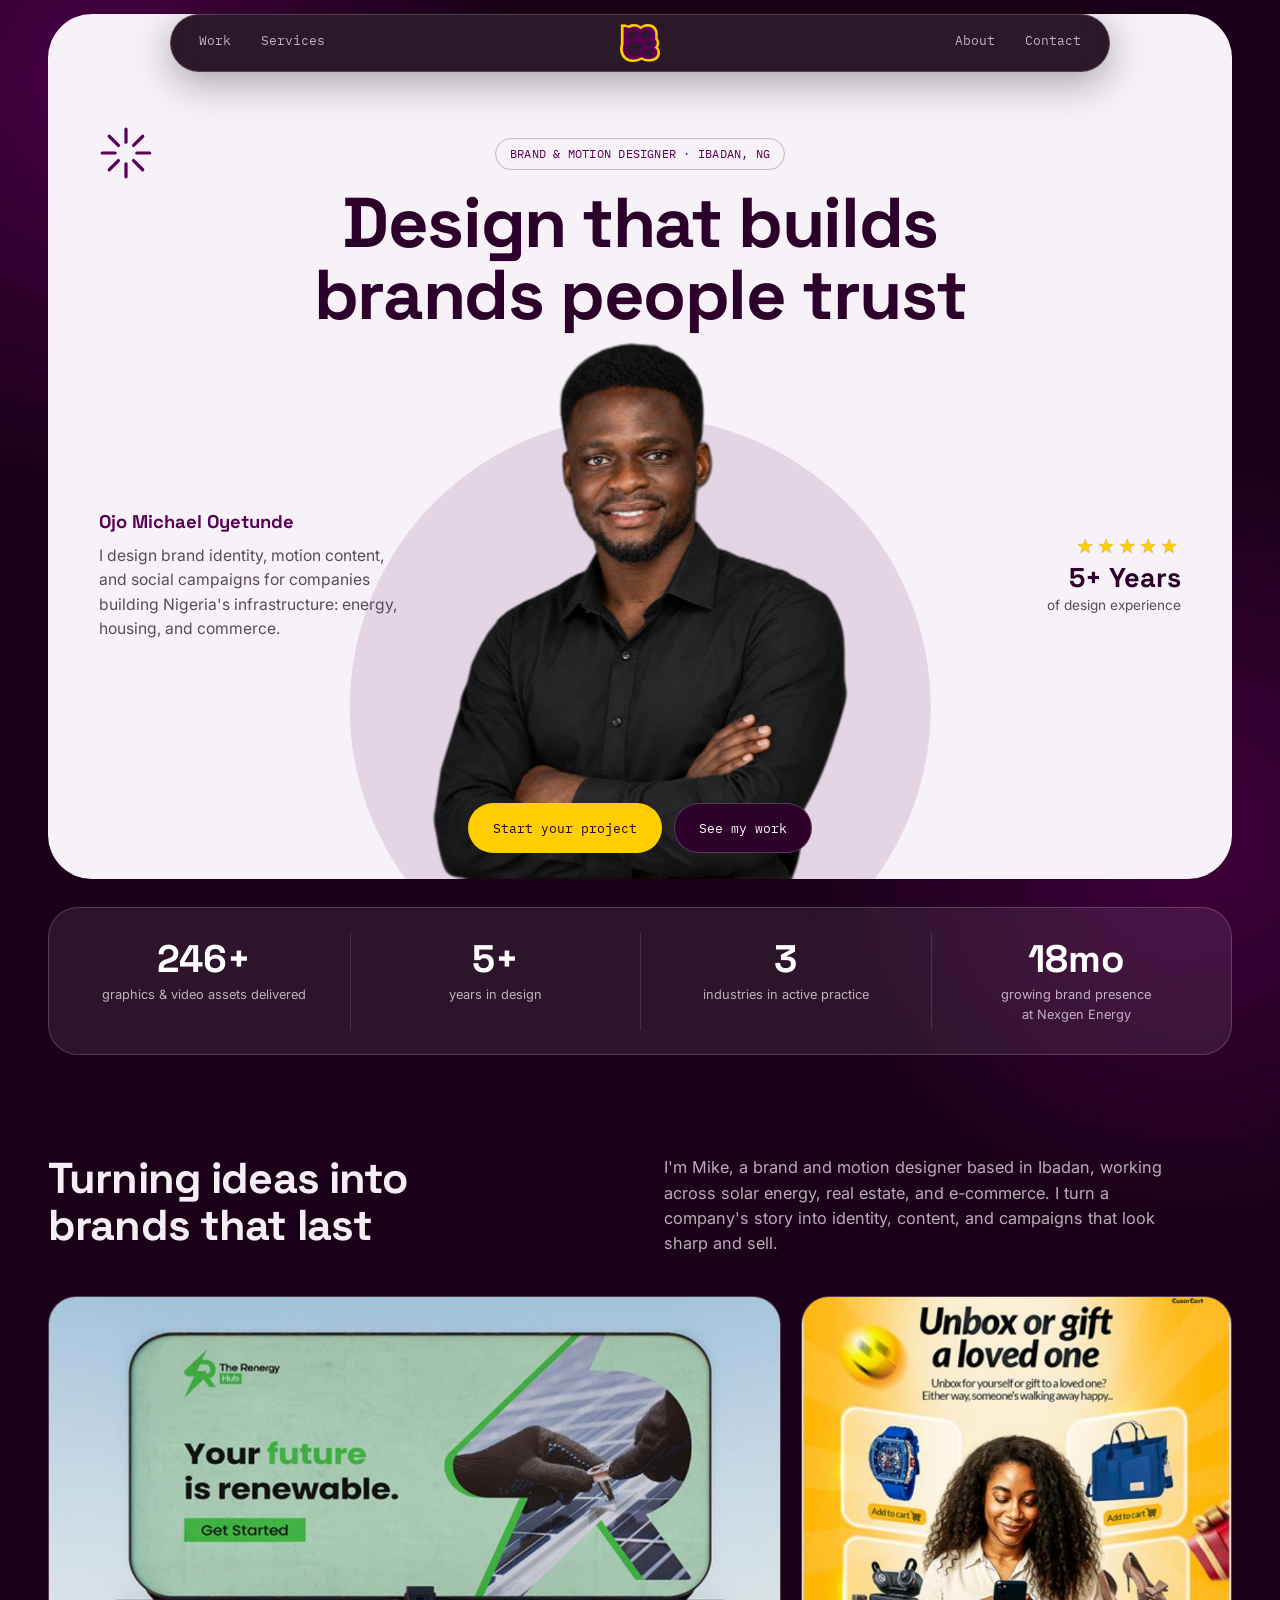
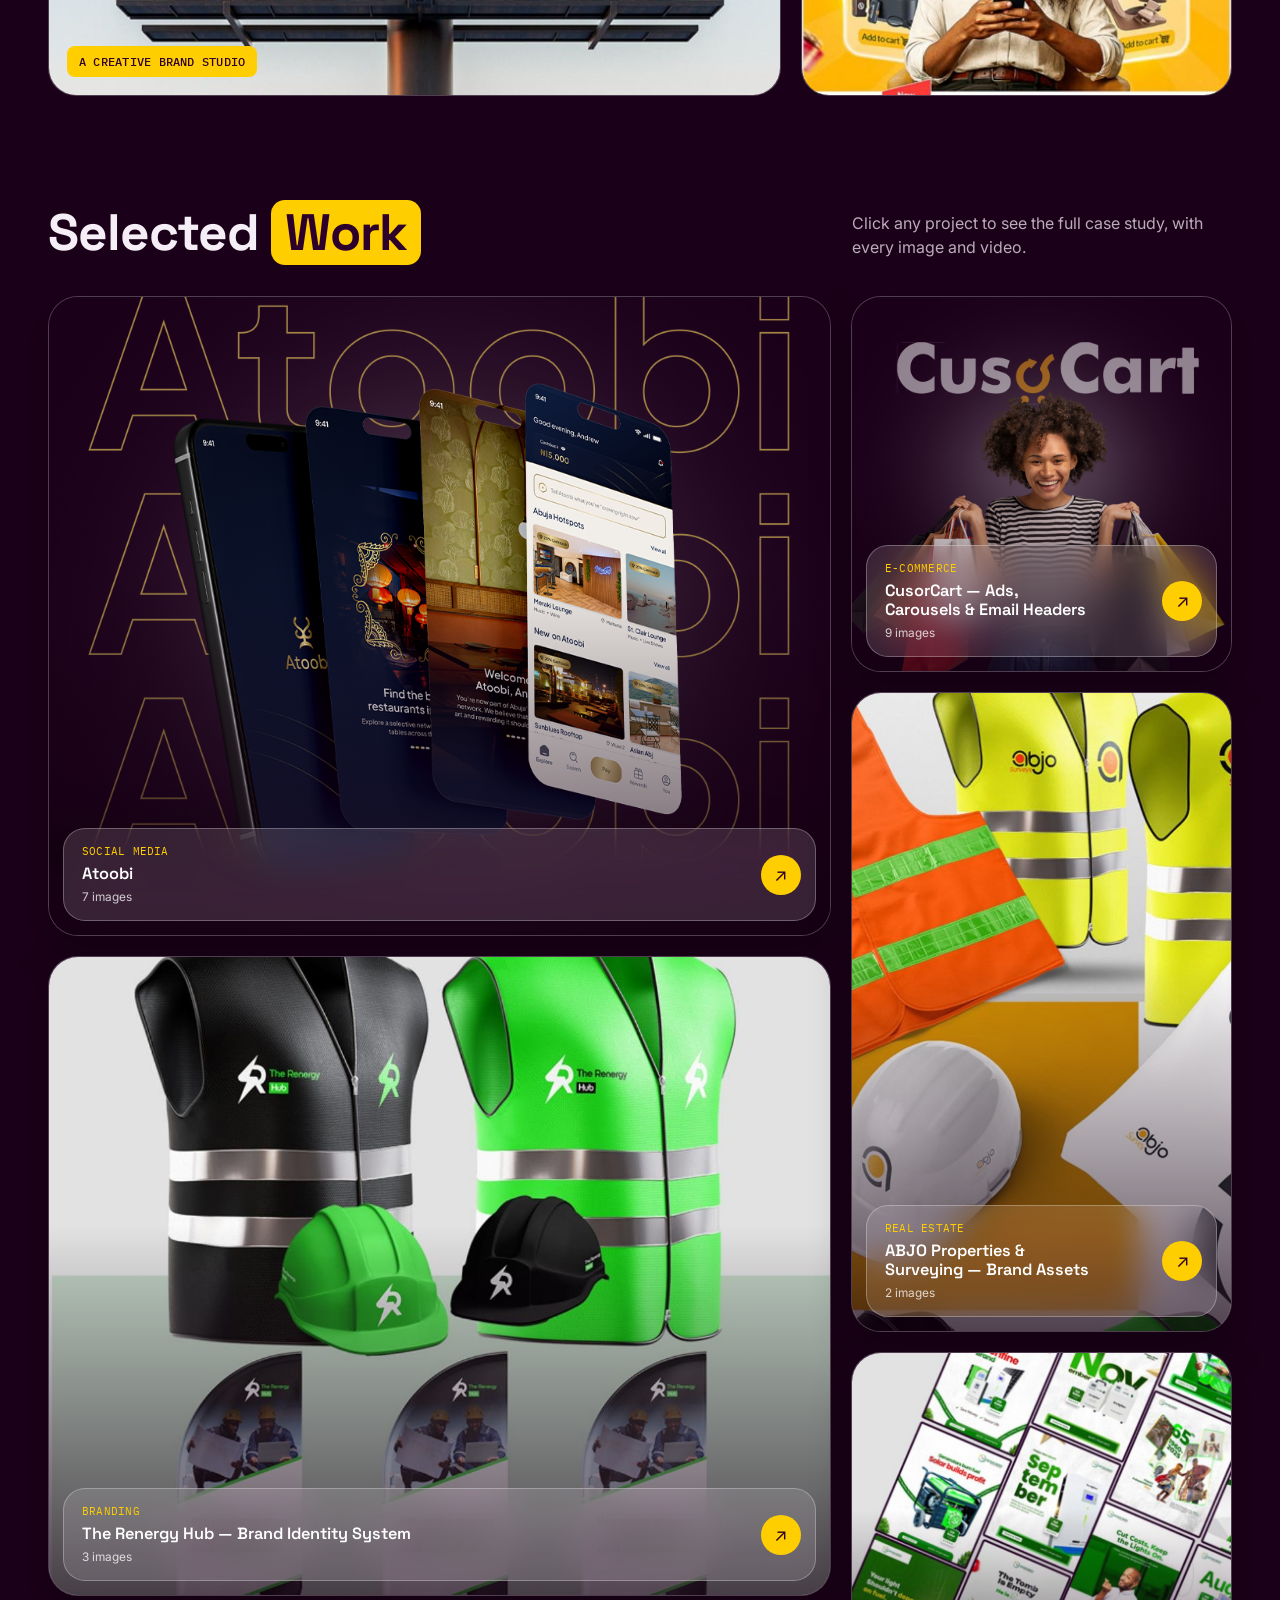
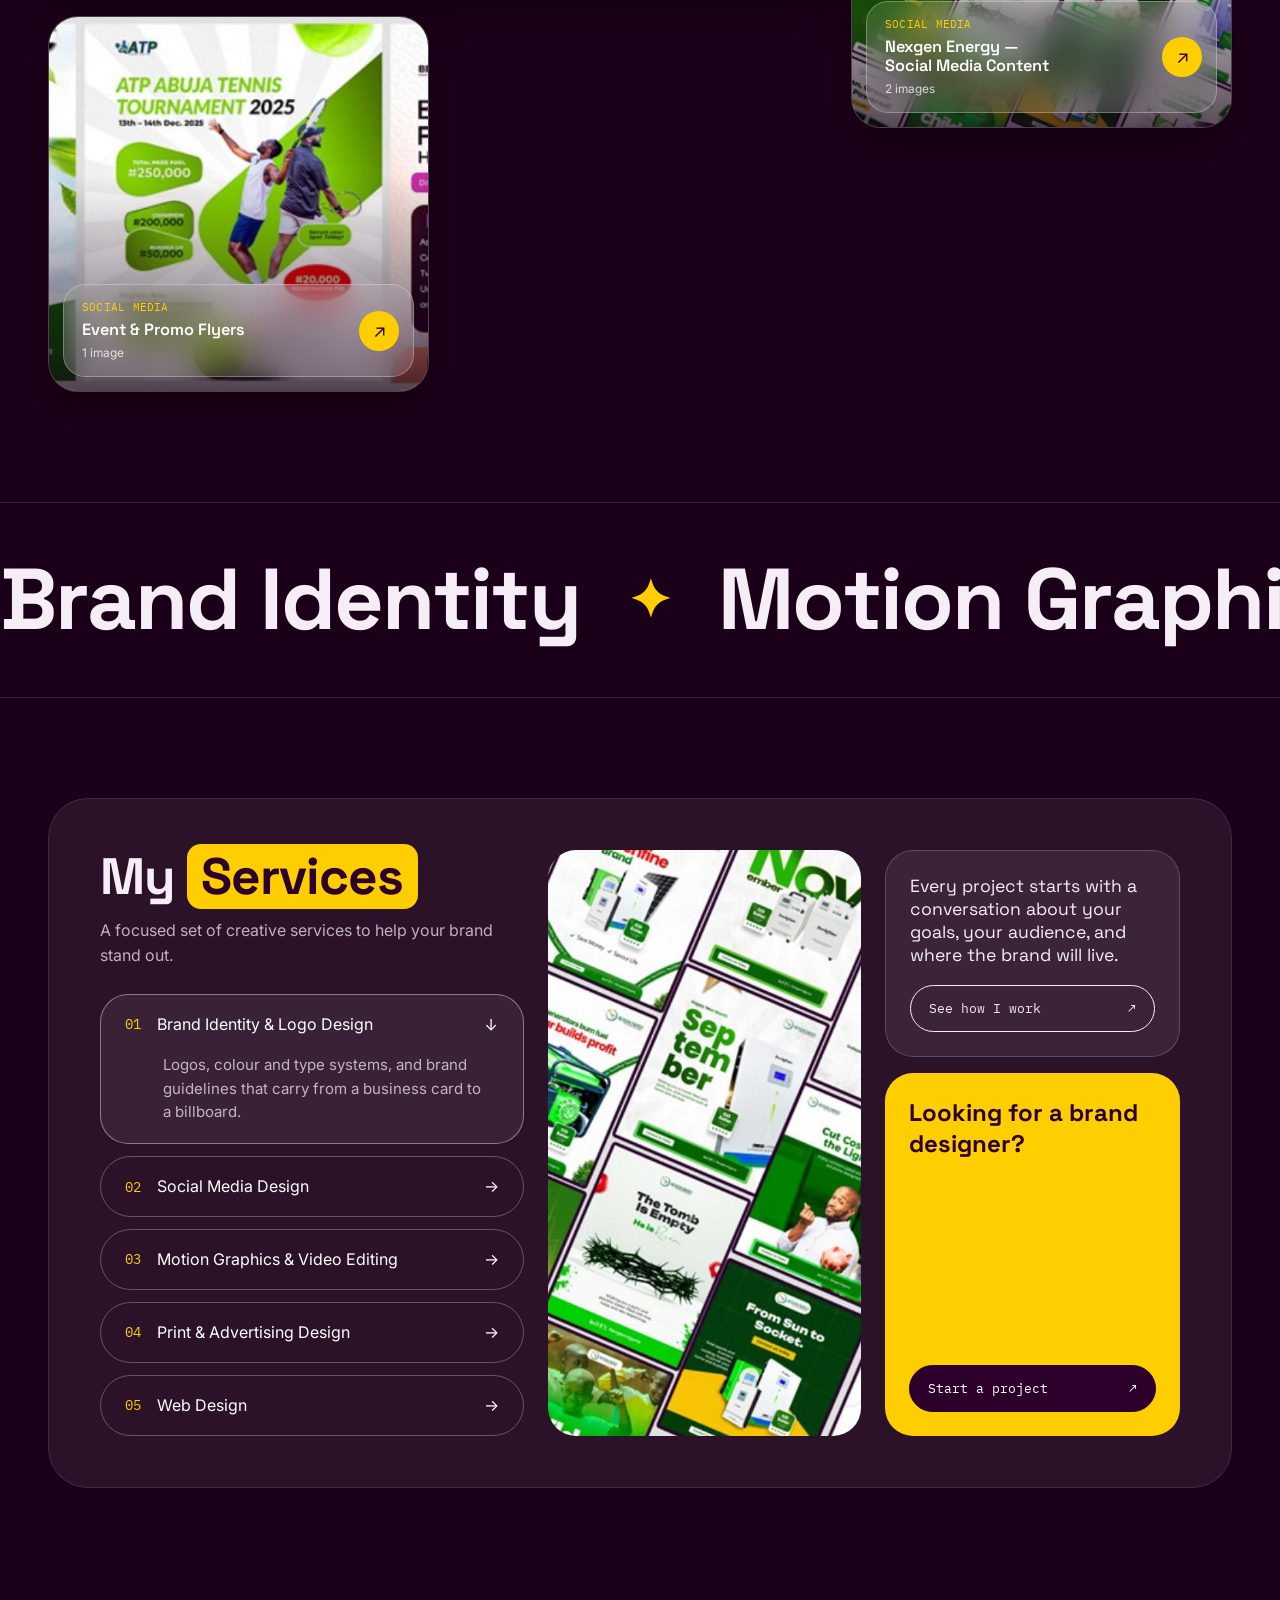
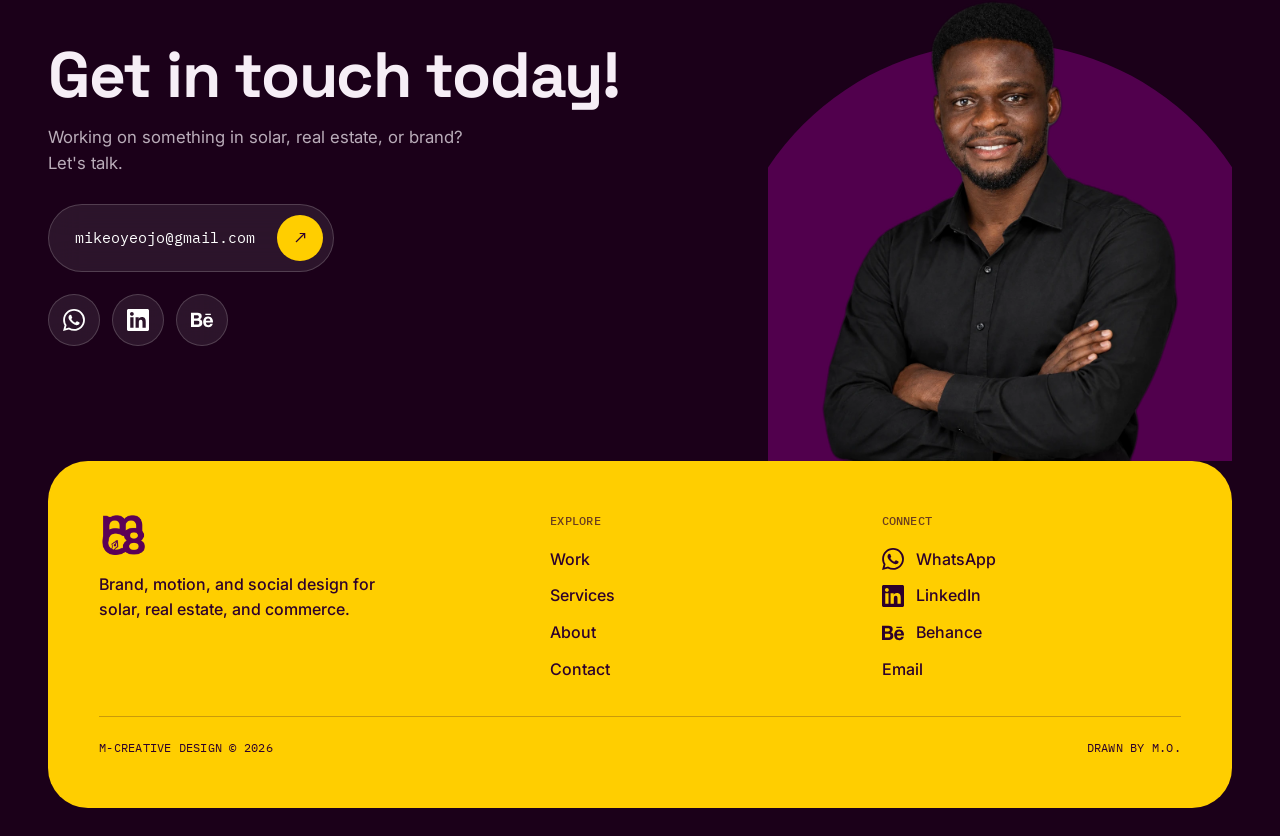
<file: index.html>
<!DOCTYPE html>
<html lang="en">
<head>
<meta charset="UTF-8">
<meta name="viewport" content="width=device-width, initial-scale=1.0">
<title id="page-title">Ojo Michael Oyetunde — Brand &amp; Motion Design</title>
<meta name="description" content="Brand identity, motion design, and content strategy across solar, real estate, and e-commerce.">
<meta name="theme-color" content="#1B0019">
<link rel="icon" id="favicon-link" href="/assets/uploads/favicon.png">
<link rel="preconnect" href="https://fonts.googleapis.com">
<link rel="preconnect" href="https://fonts.gstatic.com" crossorigin>
<link href="https://fonts.googleapis.com/css2?family=Space+Grotesk:wght@400;500;600;700&family=Inter:wght@400;500;600&family=IBM+Plex+Mono:wght@400;500&display=swap" rel="stylesheet">
<link rel="stylesheet" href="styles.css">
<script>document.documentElement.classList.add('js');</script>
</head>
<body>
<div class="progress" id="progress" aria-hidden="true"></div>
<div class="glow glow--a" aria-hidden="true"></div>
<div class="glow glow--b" aria-hidden="true"></div>

<header class="nav" id="nav">
  <div class="nav__pill">
    <nav class="nav__side nav__side--left" aria-label="Main">
      <a href="#work" data-nav="work">Work</a>
      <a href="#services" data-nav="services">Services</a>
    </nav>
    <a class="nav__logo" id="site-mark" href="#top" aria-label="Home">
      <img src="/assets/uploads/logo.png" alt="M-Creative Design logo" height="38">
    </a>
    <nav class="nav__side nav__side--right" aria-label="Secondary">
      <a href="#about" data-nav="about">About</a>
      <a href="#contact" data-nav="contact">Contact</a>
    </nav>
    <button class="nav__toggle" id="nav-toggle" type="button" aria-expanded="false" aria-controls="nav-menu" aria-label="Open menu">
      <span></span><span></span>
    </button>
  </div>
  <div class="nav__menu" id="nav-menu" hidden>
    <a href="#work" data-nav="work">Work</a>
    <a href="#services" data-nav="services">Services</a>
    <a href="#about" data-nav="about">About</a>
    <a href="#contact" data-nav="contact">Contact</a>
  </div>
</header>

<main id="top">

  <!-- HERO -->
  <section class="hero">
    <div class="hero__panel">
      <svg class="hero__burst" viewBox="0 0 100 100" aria-hidden="true"><path d="M50 6V30M50 70V94M6 50H30M70 50H94M19 19L36 36M64 64L81 81M81 19L64 36M36 64L19 81" fill="none" stroke="currentColor" stroke-width="6" stroke-linecap="round"/></svg>
      <p class="hero__label mono" id="hero-label">BRAND &amp; MOTION DESIGNER · IBADAN, NG</p>
      <h1 class="hero__title" id="hero-headline">Design that builds brands people trust</h1>
      <div class="hero__row">
        <div class="hero__left">
          <p class="hero__hello"><span id="hero-name">Ojo Michael Oyetunde</span></p>
          <p class="hero__intro" id="hero-intro">I design brand identity, motion content, and social campaigns for companies building Nigeria's infrastructure — energy, housing, and commerce.</p>
        </div>
        <figure class="hero__photo" id="hero-photo">
          <div class="hero__disc" aria-hidden="true"></div>
          <img id="hero-photo-img" src="/assets/uploads/hero-cutout.webp" alt="Portrait of Mike Ojo" width="900" height="1125">
        </figure>
        <div class="hero__right">
          <span class="hero__stars" aria-hidden="true">★★★★★</span>
          <strong class="hero__badge-num" id="hero-badge-num">5+ Years</strong>
          <span class="hero__badge-label" id="hero-badge-label">of design experience</span>
        </div>
      </div>
      <div class="hero__cta">
        <a class="btn btn--accent btn--pulse" href="#contact" id="hero-cta-1">Start your project</a>
        <a class="btn btn--dark" href="#work" id="hero-cta-2">See my work</a>
      </div>
    </div>
  </section>

  <!-- STATS -->
  <section class="stats" aria-label="Highlights">
    <div class="stats__bar glass" id="stats-bar"></div>
  </section>

  <!-- INTRO / ABOUT -->
  <section class="intro" id="about">
    <div class="intro__head">
      <h2 class="intro__title" id="intro-heading">Turning ideas into brands that last</h2>
      <p class="intro__text" id="intro-text"></p>
    </div>
    <div class="intro__images">
      <figure class="intro__wide" id="intro-wide-wrap">
        <img id="intro-wide" alt="" loading="lazy">
        <figcaption class="tag mono" id="intro-tag">A CREATIVE BRAND STUDIO</figcaption>
      </figure>
      <figure class="intro__tall" id="intro-tall-wrap"><img id="intro-tall" alt="" loading="lazy"></figure>
    </div>
  </section>

  <!-- WORK -->
  <section class="work" id="work">
    <div class="work__head">
      <h2 class="section-title">Selected <mark>Work</mark></h2>
      <p class="work__sub" id="work-sub">Click any project to see the full case study, with every image and video.</p>
    </div>
    <div class="bento" id="portfolio-grid"></div>
    <p class="empty-note mono" id="empty-note" hidden>No projects yet — check back soon.</p>
  </section>

  <!-- TICKER -->
  <section class="ticker" aria-hidden="true">
    <div class="ticker__track" id="ticker-track"></div>
  </section>

  <!-- SERVICES -->
  <section class="services" id="services">
    <div class="services__card">
      <div class="services__main">
        <h2 class="section-title">My <mark>Services</mark></h2>
        <p class="services__intro" id="services-intro"></p>
        <div class="svc-list" id="svc-list"></div>
      </div>
      <figure class="services__img"><img id="services-img" alt="" loading="lazy"></figure>
      <div class="services__side">
        <div class="side-card glass"><p id="services-note"></p><a class="side-card__link" href="#work" id="services-note-link">See how I work <span aria-hidden="true">↗</span></a></div>
        <div class="side-card side-card--accent"><p id="services-cta-title">Looking for a brand designer?</p><a class="side-card__link" href="#contact" id="services-cta-label">Start a project <span aria-hidden="true">↗</span></a></div>
      </div>
    </div>
  </section>

  <!-- CLIENTS -->
  <section class="clients" id="clients-section" hidden>
    <p class="clients__label mono">TRUSTED BY</p>
    <div class="clients__row" id="clients-row"></div>
  </section>

  <!-- TESTIMONIALS -->
  <section class="testimonials-wrap" id="testimonials-section" hidden>
    <h2 class="section-title">What people <mark>say</mark></h2>
    <div class="testimonials" id="testimonials-grid"></div>
  </section>

  <!-- CONTACT -->
  <section class="contact" id="contact">
    <div class="contact__text">
      <h2 class="contact__title" id="contact-heading">Get in touch today!</h2>
      <p class="contact__lead" id="contact-lead">Working on something in solar, real estate, or brand? Let's talk.</p>
      <a class="contact__email glass" id="contact-email" href="mailto:mikeoyeojo@gmail.com"><span id="contact-email-text">mikeoyeojo@gmail.com</span><span class="contact__send" aria-hidden="true">↗</span></a>
      <div class="contact__socials" id="contact-socials"></div>
    </div>
    <figure class="contact__photo"><div class="contact__disc" aria-hidden="true"></div><img id="contact-photo" src="/assets/uploads/hero-cutout.webp" alt="" loading="lazy"></figure>
  </section>

</main>

<footer class="footer" id="footer">
  <div class="footer__card">
    <div class="footer__brand">
      <img class="footer__logo" id="footer-logo" src="/assets/uploads/logo.png" alt="" height="46">
      <p id="footer-tagline">Brand, motion, and social design for solar, real estate, and commerce.</p>
    </div>
    <nav class="footer__col" aria-label="Footer">
      <h3 class="mono">EXPLORE</h3>
      <a href="#work" data-nav="work">Work</a>
      <a href="#services" data-nav="services">Services</a>
      <a href="#about" data-nav="about">About</a>
      <a href="#contact" data-nav="contact">Contact</a>
    </nav>
    <div class="footer__col">
      <h3 class="mono">CONNECT</h3>
      <div class="footer__socials" id="footer-socials"></div>
      <a href="mailto:mikeoyeojo@gmail.com" id="footer-email">Email</a>
    </div>
    <div class="footer__bottom mono"><span><span id="footer-name">M-CREATIVE DESIGN</span> © <span id="year"></span></span><span id="footer-note">DRAWN BY M.O.</span></div>
  </div>
</footer>

<!-- Case study popup -->
<div class="cs" id="cs" hidden>
  <div class="cs__scrim" data-close></div>
  <div class="cs__panel" id="cs-panel" role="dialog" aria-modal="true" aria-labelledby="cs-title" tabindex="-1">
    <div class="cs__scroll" id="cs-scroll"></div>
  </div>
  <button class="cs__btn cs__close" type="button" data-close aria-label="Close case study">
    <svg viewBox="0 0 24 24" width="20" height="20" aria-hidden="true"><path d="M5 5l14 14M19 5L5 19" stroke="currentColor" stroke-width="2" stroke-linecap="round" fill="none"/></svg>
  </button>
  <button class="cs__btn cs__nav cs__nav--prev" type="button" id="cs-prev" aria-label="Previous project">
    <svg viewBox="0 0 24 24" width="20" height="20" aria-hidden="true"><path d="M15 5l-7 7 7 7" stroke="currentColor" stroke-width="2" stroke-linecap="round" stroke-linejoin="round" fill="none"/></svg>
  </button>
  <button class="cs__btn cs__nav cs__nav--next" type="button" id="cs-next" aria-label="Next project">
    <svg viewBox="0 0 24 24" width="20" height="20" aria-hidden="true"><path d="M9 5l7 7-7 7" stroke="currentColor" stroke-width="2" stroke-linecap="round" stroke-linejoin="round" fill="none"/></svg>
  </button>

  <!-- Image viewer inside the popup -->
  <div class="lb" id="lb" hidden role="dialog" aria-label="Image viewer">
    <div class="lb__scrim" data-lb-close></div>
    <figure class="lb__fig"><img id="lb-img" alt=""><figcaption class="mono" id="lb-count"></figcaption></figure>
    <button class="cs__btn lb__close" type="button" data-lb-close aria-label="Close image">
      <svg viewBox="0 0 24 24" width="20" height="20" aria-hidden="true"><path d="M5 5l14 14M19 5L5 19" stroke="currentColor" stroke-width="2" stroke-linecap="round" fill="none"/></svg>
    </button>
    <button class="cs__btn lb__nav lb__prev" type="button" id="lb-prev" aria-label="Previous image">
      <svg viewBox="0 0 24 24" width="20" height="20" aria-hidden="true"><path d="M15 5l-7 7 7 7" stroke="currentColor" stroke-width="2" stroke-linecap="round" stroke-linejoin="round" fill="none"/></svg>
    </button>
    <button class="cs__btn lb__nav lb__next" type="button" id="lb-next" aria-label="Next image">
      <svg viewBox="0 0 24 24" width="20" height="20" aria-hidden="true"><path d="M9 5l7 7-7 7" stroke="currentColor" stroke-width="2" stroke-linecap="round" stroke-linejoin="round" fill="none"/></svg>
    </button>
  </div>
</div>

<script src="render.js"></script>
<script src="script.js"></script>
<script>
  // If an invite/recovery link lands on the homepage, send it to /admin so the password screen shows.
  if (window.location.hash && window.location.hash.includes('_token=')) {
    window.location.replace('/admin/' + window.location.hash);
  }
</script>
</body>
</html>
</file>
<file: styles.css>
/* ============================================
   Tokens — colours are replaced from content/design.json by script.js
   ============================================ */
:root{
  --bg:        #1B0019;
  --surface:   #2A1028;
  --surface-2: #381A36;
  --panel:     #F7F2F8;
  --disc:      #E9DCEA;
  --ink:       #2D002B;
  --brand:     #5B0057;
  --accent:    #FFCE00;
  --text:      #F6EEF6;
  --muted:     rgba(246,238,246,0.72);
  --glass:     rgba(255,255,255,0.08);
  --glass-line:rgba(255,255,255,0.18);

  --font-display: 'Space Grotesk', sans-serif;
  --font-body: 'Inter', sans-serif;
  --font-mono: 'IBM Plex Mono', monospace;

  --max: 1240px;
  --edge: clamp(16px, 4vw, 48px);
}
body.font-editorial{ --font-display: 'Fraunces', Georgia, serif; }
body.font-studio{ --font-display: 'Manrope', sans-serif; --font-body: 'Manrope', sans-serif; }

*{ box-sizing: border-box; }
html{ scroll-behavior: smooth; }
body{
  margin:0; background: var(--bg); color: var(--text);
  font-family: var(--font-body); line-height: 1.55;
  -webkit-font-smoothing: antialiased; overflow-x: clip;
}
body.cs-open{ overflow: hidden; }
img{ max-width: 100%; }
a{ color: inherit; }
.mono{ font-family: var(--font-mono); letter-spacing: 0.02em; }
main, .footer{ position: relative; z-index: 1; }
section[id]{ scroll-margin-top: 96px; }
a:focus-visible, button:focus-visible{ outline: 3px solid var(--accent); outline-offset: 3px; }

@media (prefers-reduced-motion: reduce){
  html{ scroll-behavior: auto; }
  *{ animation-duration: 0.001ms !important; animation-iteration-count: 1 !important; transition-duration: 0.001ms !important; }
}

/* Soft colour glows behind everything (what the glass cards blur against) */
.glow{ position: fixed; z-index: 0; border-radius: 50%; pointer-events: none; will-change: transform; }
.glow--a{ width: 820px; height: 820px; top: -330px; left: -300px; background: radial-gradient(closest-side, var(--brand), transparent); opacity: .75; }
.glow--b{ width: 780px; height: 780px; bottom: -330px; right: -300px; background: radial-gradient(closest-side, var(--brand), transparent); opacity: .6; }

.glass{
  background: var(--glass); border: 1px solid var(--glass-line);
  -webkit-backdrop-filter: blur(16px); backdrop-filter: blur(16px);
}
mark{ background: var(--accent); color: var(--ink); padding: 0 .28em; border-radius: 14px; }
.section-title{
  font-family: var(--font-display); font-weight: 700; margin: 0;
  font-size: clamp(2rem, 4.6vw, 3.2rem); line-height: 1.05; letter-spacing: -0.02em;
}
.tag{
  background: var(--accent); color: var(--ink); font-size: .72rem; font-weight: 500;
  padding: 7px 12px; border-radius: 8px; display: inline-block;
}

.btn{
  font-family: var(--font-mono); font-size: .84rem; text-decoration: none;
  padding: 14px 24px; border-radius: 999px; display: inline-block; cursor: pointer;
  border: 1px solid transparent; white-space: nowrap;
  transition: transform .15s ease, background .15s ease, color .15s ease, box-shadow .15s ease;
}
.btn--accent{ background: var(--accent); color: var(--ink); }
.btn--accent:hover{ transform: translateY(-2px); box-shadow: 0 8px 22px rgba(0,0,0,.25); }
.btn--dark{ background: var(--ink); color: #fff; border-color: rgba(255,255,255,.22); }
.btn--dark:hover{ transform: translateY(-2px); background: var(--brand); }
.btn--ghost{ border-color: var(--glass-line); color: #fff; background: var(--glass); }

/* ============================================
   Pill navigation
   ============================================ */
.nav{ position: fixed; top: 14px; left: 0; right: 0; z-index: 60; padding: 0 var(--edge); display: flex; flex-direction: column; align-items: center; }
.nav__pill{
  width: min(940px, 100%); display: grid; grid-template-columns: 1fr auto 1fr; align-items: center;
  padding: 9px 28px; border-radius: 999px;
  background: rgba(20,0,18,.9); border: 1px solid var(--glass-line);
  -webkit-backdrop-filter: blur(16px); backdrop-filter: blur(16px);
  box-shadow: 0 10px 40px rgba(0,0,0,.35);
}
.nav__side{ display: flex; gap: 30px; }
.nav__side--right{ justify-content: flex-end; }
.nav a:not(.nav__logo){
  font-family: var(--font-mono); font-size: .8rem; text-decoration: none; color: var(--muted);
  border-bottom: 2px solid transparent; padding-bottom: 2px; transition: color .15s, border-color .15s;
}
.nav a:not(.nav__logo):hover{ color: #fff; border-color: var(--accent); }
.nav__logo{ display: inline-flex; align-items: center; text-decoration: none; font-family: var(--font-display); font-weight: 700; color: #fff; }
.nav__logo img{ height: 38px; width: auto; display: block; }
.nav__toggle{ display: none; background: none; border: 0; width: 40px; height: 40px; position: relative; cursor: pointer; justify-self: end; }
.nav__toggle span{ position: absolute; left: 9px; right: 9px; height: 2px; background: #fff; border-radius: 2px; transition: transform .2s ease, top .2s ease; }
.nav__toggle span:first-child{ top: 15px; } .nav__toggle span:last-child{ top: 23px; }
.nav__toggle[aria-expanded="true"] span:first-child{ top: 19px; transform: rotate(45deg); }
.nav__toggle[aria-expanded="true"] span:last-child{ top: 19px; transform: rotate(-45deg); }
.nav__menu{
  width: min(940px, 100%); margin-top: 8px; padding: 14px 22px; border-radius: 26px;
  background: rgba(20,0,18,.9); border: 1px solid var(--glass-line);
  -webkit-backdrop-filter: blur(16px); backdrop-filter: blur(16px);
  display: flex; flex-direction: column; gap: 4px;
}
.nav__menu[hidden]{ display: none; }
.nav__menu a{ padding: 12px 4px; font-family: var(--font-mono); font-size: .9rem; text-decoration: none; color: #fff; border-bottom: 1px solid rgba(255,255,255,.08); }
.nav__menu a:last-child{ border-bottom: 0; }

/* ============================================
   Hero
   ============================================ */
.hero{ padding: 14px var(--edge) 0; }
.hero__panel{
  position: relative; max-width: var(--max); margin: 0 auto; overflow: hidden;
  background: var(--panel); color: var(--ink); text-align: center;
  border-radius: 44px; padding: 124px clamp(18px, 4vw, 56px) 0;
}
.hero__burst{ position: absolute; top: 112px; left: clamp(16px, 4vw, 52px); width: 54px; color: var(--brand); }
.hero__label{
  display: inline-block; font-size: .72rem; color: var(--brand); margin: 0 0 18px;
  padding: 6px 14px; border: 1px solid rgba(45,0,43,.25); border-radius: 999px;
}
.hero__title{
  font-family: var(--font-display); font-weight: 700; margin: 0 auto; max-width: 17ch;
  font-size: clamp(2.2rem, 5.6vw, 4.4rem); line-height: 1.02; letter-spacing: -0.02em; color: var(--ink);
}
.hero__row{
  display: grid; grid-template-columns: 1fr minmax(260px, 430px) 1fr; gap: 20px;
  align-items: end; margin-top: 8px; text-align: left;
}
.hero__left, .hero__right{ align-self: center; padding-bottom: 70px; position: relative; z-index: 1; }
.hero__hello{ font-family: var(--font-display); font-weight: 700; font-size: 1.15rem; margin: 0 0 8px; color: var(--brand); }
.hero__intro{ margin: 0; max-width: 34ch; color: #5A4A5A; font-size: .98rem; }
.hero__right{ display: flex; flex-direction: column; align-items: flex-end; text-align: right; gap: 2px; }
.hero__stars{ color: var(--accent); letter-spacing: 3px; font-size: 1.1rem; text-shadow: 0 0 1px rgba(45,0,43,.5); }
.hero__badge-num{ font-family: var(--font-display); font-size: 1.7rem; line-height: 1.1; color: var(--ink); }
.hero__badge-label{ font-size: .85rem; color: #5A4A5A; white-space: nowrap; }
.hero__badge-num{ white-space: nowrap; }
.hero__photo{ position: relative; margin: 0; display: flex; justify-content: center; align-items: flex-end; }
.hero__photo[hidden]{ display: none; }
.hero__disc{
  position: absolute; left: 50%; bottom: -22%; width: 135%; aspect-ratio: 1; transform: translateX(-50%);
  border-radius: 50%; background: var(--disc);
}
.hero__photo img{ position: relative; display: block; width: 100%; height: auto; max-height: 540px; object-fit: contain; object-position: bottom; }
.hero__frame-fallback{ display: none; }
.hero__cta{ position: absolute; left: 50%; bottom: 26px; transform: translateX(-50%); display: flex; gap: 12px; z-index: 3; }
.hero__panel.no-photo .hero__row{ grid-template-columns: 1fr 1fr; padding-bottom: 90px; }
.hero__panel.no-photo .hero__left, .hero__panel.no-photo .hero__right{ padding-bottom: 0; }

/* Stats */
.stats{ padding: 28px var(--edge) 0; }
.stats__bar{
  max-width: var(--max); margin: 0 auto; border-radius: 30px; padding: 24px 10px;
  display: grid; grid-template-columns: repeat(auto-fit, minmax(150px, 1fr)); gap: 10px 0;
}
.stat{ text-align: center; padding: 6px 14px; border-left: 1px solid rgba(255,255,255,.12); }
.stat:first-child{ border-left: 0; }
.stat__num{ display: block; font-family: var(--font-display); font-weight: 700; font-size: clamp(1.6rem, 3.4vw, 2.4rem); color: #fff; line-height: 1.1; }
.stat__label{ display: block; margin-top: 4px; color: var(--muted); font-size: .8rem; }

/* Intro */
.intro{ padding: 100px var(--edge) 0; max-width: calc(var(--max) + var(--edge) * 2); margin: 0 auto; }
.intro__head{ display: grid; grid-template-columns: 1fr 1fr; gap: 24px 48px; align-items: start; }
.intro__title{ font-family: var(--font-display); font-weight: 700; margin: 0; font-size: clamp(1.8rem, 3.6vw, 2.7rem); line-height: 1.08; letter-spacing: -0.02em; }
.intro__text{ margin: 0; color: var(--muted); font-size: 1.02rem; max-width: 52ch; }
.intro__images{ display: grid; grid-template-columns: 1.7fr 1fr; gap: 20px; margin-top: 40px; }
.intro__images figure{ position: relative; margin: 0; border-radius: 28px; overflow: hidden; height: clamp(260px, 36vw, 400px); background: var(--surface); border: 1px solid var(--glass-line); }
.intro__images img{ width: 100%; height: 100%; object-fit: cover; display: block; }
.intro__images figcaption{ position: absolute; left: 18px; bottom: 18px; }
.intro__images figure[hidden]{ display: none; }

/* ============================================
   Work — glass bento grid
   ============================================ */
.work{ padding: 110px var(--edge) 0; max-width: calc(var(--max) + var(--edge) * 2); margin: 0 auto; }
.work__head{ display: flex; justify-content: space-between; align-items: end; gap: 20px; flex-wrap: wrap; margin-bottom: 36px; }
.work__sub{ margin: 0; color: var(--muted); max-width: 38ch; }
.bento{
  display: grid; grid-template-columns: repeat(12, 1fr); grid-auto-rows: 112px; grid-auto-flow: dense; gap: 20px;
}
.pcard{
  position: relative; display: block; overflow: hidden; border-radius: 30px; color: #fff; text-decoration: none;
  background: var(--surface); border: 1px solid var(--glass-line);
  grid-column: span 4; grid-row: span 3;
  box-shadow: 0 18px 40px rgba(0,0,0,.28);
  transition: transform .25s ease, box-shadow .25s ease, border-color .25s ease;
}
.pcard--wide{ grid-column: span 8; grid-row: span 3; }
.pcard--tall{ grid-column: span 4; grid-row: span 5; }
.pcard--large{ grid-column: span 8; grid-row: span 5; }
.pcard:hover{ transform: translateY(-5px); border-color: rgba(255,255,255,.4); box-shadow: 0 26px 54px rgba(0,0,0,.4); }
.pcard__img{ position: absolute; inset: 0; width: 100%; height: 100%; object-fit: cover; transition: transform .7s cubic-bezier(.2,.8,.2,1); }
.pcard:hover .pcard__img{ transform: scale(1.06); }
.pcard::after{ content: ""; position: absolute; inset: 0; background: linear-gradient(180deg, rgba(20,0,18,0) 42%, rgba(20,0,18,.7)); pointer-events: none; }
.pcard__glass{
  position: absolute; z-index: 2; left: 14px; right: 14px; bottom: 14px;
  display: flex; align-items: center; justify-content: space-between; gap: 14px;
  padding: 14px 14px 14px 18px; border-radius: 22px;
  background: rgba(255,255,255,.13); border: 1px solid rgba(255,255,255,.28);
  -webkit-backdrop-filter: blur(18px) saturate(140%); backdrop-filter: blur(18px) saturate(140%);
  transition: background .25s ease, transform .25s ease;
}
.pcard:hover .pcard__glass{ background: rgba(255,255,255,.2); transform: translateY(-2px); }
.pcard__cat{ display: block; font-size: .68rem; color: var(--accent); margin-bottom: 4px; }
.pcard__title{ margin: 0; font-family: var(--font-display); font-weight: 600; font-size: 1.02rem; line-height: 1.2; }
.pcard__count{ display: block; margin-top: 4px; font-size: .74rem; color: rgba(255,255,255,.78); }
.pcard__go{
  flex: none; width: 40px; height: 40px; border-radius: 50%; background: var(--accent); color: var(--ink);
  display: flex; align-items: center; justify-content: center; font-size: 1.1rem; transition: transform .25s ease;
}
.pcard:hover .pcard__go{ transform: rotate(45deg); }
.empty-note{ color: var(--muted); text-align: center; padding: 40px 0; }

/* Ticker */
.ticker{ margin-top: 110px; overflow: hidden; padding: 30px 0; border-block: 1px solid rgba(255,255,255,.12); }
.ticker__track{ display: flex; width: max-content; animation: tick 34s linear infinite; will-change: transform; }
.ticker__item{ display: flex; align-items: center; gap: clamp(20px, 4vw, 48px); padding-right: clamp(20px, 4vw, 48px); font-family: var(--font-display); font-weight: 700; font-size: clamp(2.2rem, 7vw, 5.4rem); letter-spacing: -0.02em; white-space: nowrap; }
.ticker__item i{ font-style: normal; color: var(--accent); font-size: .6em; }
@keyframes tick{ to{ transform: translateX(-50%); } }

/* ============================================
   Services
   ============================================ */
.services{ padding: 100px var(--edge) 0; }
.services__card{
  max-width: var(--max); margin: 0 auto; border-radius: 40px; padding: clamp(22px, 4vw, 52px);
  background: var(--surface); border: 1px solid rgba(255,255,255,.1);
  display: grid; grid-template-columns: 1.15fr .85fr .8fr; gap: 24px; align-items: stretch;
}
.services__intro{ color: var(--muted); margin: 14px 0 26px; max-width: 40ch; }
.svc-list{ display: flex; flex-direction: column; gap: 12px; }
.svc{ border: 1px solid rgba(255,255,255,.28); border-radius: 999px; transition: border-radius .25s ease, background .25s ease, border-color .25s ease; }
.svc.is-open{ border-radius: 28px; background: rgba(255,255,255,.07); border-color: rgba(255,255,255,.4); }
.svc__btn{
  all: unset; box-sizing: border-box; width: 100%; cursor: pointer; display: flex; align-items: center; gap: 16px; padding: 17px 24px;
  font-family: var(--font-body); font-size: 1rem; color: #fff;
}
.svc__btn:focus-visible{ outline: 3px solid var(--accent); outline-offset: 3px; border-radius: 999px; }
.svc__num{ font-family: var(--font-mono); color: var(--accent); font-size: .9rem; }
.svc__title{ flex: 1; }
.svc__arrow{ transition: transform .25s ease; }
.svc.is-open .svc__arrow{ transform: rotate(90deg); }
.svc__desc{ display: none; margin: 0; padding: 0 24px 20px 62px; color: var(--muted); font-size: .94rem; }
.svc.is-open .svc__desc{ display: block; }
.services__img{ margin: 0; border-radius: 28px; overflow: hidden; min-height: 360px; background: var(--surface-2); }
.services__img img{ width: 100%; height: 100%; object-fit: cover; display: block; min-height: 360px; }
.services__img[hidden]{ display: none; }
.services__side{ display: flex; flex-direction: column; gap: 16px; }
.side-card{ border-radius: 28px; padding: 24px; display: flex; flex-direction: column; justify-content: space-between; gap: 18px; }
.side-card p{ margin: 0; font-family: var(--font-display); font-size: 1.1rem; line-height: 1.3; }
.side-card--accent{ background: var(--accent); color: var(--ink); flex: 1; }
.side-card--accent p{ font-size: 1.5rem; font-weight: 700; }
.side-card:not(.side-card--accent){ background: var(--glass); }
.side-card__link{ display: inline-flex; align-items: center; justify-content: space-between; gap: 12px; text-decoration: none; font-family: var(--font-mono); font-size: .84rem; padding: 12px 18px; border-radius: 999px; border: 1px solid currentColor; }
.side-card--accent .side-card__link{ background: var(--ink); color: #fff; border-color: var(--ink); }
.side-card__link:hover{ transform: translateY(-2px); }

/* Clients / testimonials */
.clients{ padding: 90px var(--edge) 0; max-width: calc(var(--max) + var(--edge) * 2); margin: 0 auto; }
.clients__label{ font-size: .74rem; color: var(--muted); margin: 0 0 18px; }
.clients__row{ display: flex; flex-wrap: wrap; gap: 16px; align-items: center; }
.clients__row img{ height: 58px; width: auto; background: #fff; padding: 10px 18px; border-radius: 16px; }
.testimonials-wrap{ padding: 100px var(--edge) 0; max-width: calc(var(--max) + var(--edge) * 2); margin: 0 auto; }
.testimonials{ display: grid; grid-template-columns: repeat(auto-fill, minmax(300px, 1fr)); gap: 20px; margin-top: 32px; }
.testimonial{ margin: 0; padding: 26px; border-radius: 26px; background: var(--glass); border: 1px solid var(--glass-line); -webkit-backdrop-filter: blur(16px); backdrop-filter: blur(16px); }
.testimonial__quote{ margin: 0 0 16px; font-size: 1.04rem; }
.testimonial__meta{ font-size: .78rem; color: var(--accent); }

/* Contact */
.contact{
  padding: 110px var(--edge) 0; max-width: calc(var(--max) + var(--edge) * 2); margin: 0 auto;
  display: grid; grid-template-columns: 1.2fr .8fr; gap: 24px; align-items: end;
}
.contact__text{ padding-bottom: 70px; align-self: center; }
.contact__title{ font-family: var(--font-display); font-weight: 700; margin: 0 0 16px; font-size: clamp(2.2rem, 5.4vw, 4rem); line-height: 1.02; letter-spacing: -0.02em; }
.contact__lead{ color: var(--muted); margin: 0 0 28px; max-width: 42ch; font-size: 1.05rem; }
.contact__email{
  display: inline-flex; align-items: center; justify-content: space-between; gap: 22px; text-decoration: none; color: #fff;
  padding: 10px 10px 10px 26px; border-radius: 999px; font-family: var(--font-mono); font-size: .95rem; max-width: 100%;
}
.contact__email > span:first-child{ overflow-wrap: anywhere; }
.contact__send{ flex: none; width: 46px; height: 46px; border-radius: 50%; background: var(--accent); color: var(--ink); display: flex; align-items: center; justify-content: center; font-size: 1.2rem; transition: transform .2s ease; }
.contact__email:hover .contact__send{ transform: rotate(45deg); }
.contact__photo{ position: relative; margin: 0; display: flex; justify-content: center; align-items: flex-end; overflow: hidden; border-radius: 40px 40px 0 0; }
.contact__photo[hidden]{ display: none; }
.contact__disc{ position: absolute; left: 50%; bottom: -30%; width: 120%; aspect-ratio: 1; transform: translateX(-50%); border-radius: 50%; background: var(--brand); opacity: .85; }
.contact__photo img{ position: relative; display: block; width: min(100%, 360px); height: auto; }

/* Footer */
.footer{ padding: 0 var(--edge) 28px; }
.footer__card{
  max-width: var(--max); margin: 0 auto; background: var(--accent); color: var(--ink); border-radius: 40px;
  padding: clamp(24px, 4vw, 52px); display: grid; grid-template-columns: 1.4fr 1fr 1fr; gap: 32px;
}
.footer__brand p{ margin: 14px 0 0; max-width: 30ch; font-weight: 500; }
.footer__logo{ height: 46px; width: auto; display: block; }
.footer__col{ display: flex; flex-direction: column; gap: 10px; }
.footer__col h3{ margin: 0 0 6px; font-size: .74rem; font-weight: 500; opacity: .7; }
.footer__col a{ text-decoration: none; font-weight: 500; width: fit-content; border-bottom: 2px solid transparent; }
.footer__col a:hover{ border-color: var(--ink); }
.footer__bottom{ grid-column: 1 / -1; display: flex; justify-content: space-between; gap: 12px; flex-wrap: wrap; font-size: .72rem; padding-top: 22px; border-top: 1px solid rgba(45,0,43,.25); }

/* Reveal on scroll */
.reveal{ opacity: 0; transform: translateY(18px); transition: opacity .6s ease, transform .6s ease; }
.reveal.is-visible{ opacity: 1; transform: none; }

/* ============================================
   Case study popup (dark glass)
   ============================================ */
.cs{ position: fixed; inset: 0; z-index: 100; display: flex; justify-content: center; align-items: flex-start; padding-top: 3vh; }
.cs[hidden]{ display: none; }
.cs__scrim{ position: absolute; inset: 0; background: rgba(12,0,11,.82); -webkit-backdrop-filter: blur(6px); backdrop-filter: blur(6px); animation: cs-fade .25s ease; }
.cs__panel{
  position: relative; width: min(1120px, 94vw); height: 97vh; overflow: hidden; color: var(--text);
  background: rgba(30,4,28,.94); border: 1px solid var(--glass-line); border-bottom: 0; border-radius: 28px 28px 0 0;
  box-shadow: 0 -10px 70px rgba(0,0,0,.55); animation: cs-rise .32s cubic-bezier(.2,.8,.2,1);
}
.cs__panel:focus{ outline: none; }
.cs__scroll{ height: 100%; overflow-y: auto; overscroll-behavior: contain; }
@keyframes cs-fade{ from{opacity:0} to{opacity:1} }
@keyframes cs-rise{ from{ transform: translateY(40px); opacity: 0 } to{ transform: none; opacity: 1 } }

.cs__btn{
  position: absolute; z-index: 5; width: 44px; height: 44px; border-radius: 50%; display: flex; align-items: center; justify-content: center;
  background: #fff; color: var(--ink); border: 0; cursor: pointer; box-shadow: 0 4px 16px rgba(0,0,0,.35);
  transition: transform .15s ease, background .15s ease;
}
.cs__btn:hover{ background: var(--accent); transform: scale(1.06); }
.cs__close{ top: 16px; right: 16px; }
.cs__nav{ top: 50%; transform: translateY(-50%); }
.cs__nav:hover{ transform: translateY(-50%) scale(1.06); }
.cs__nav--prev{ left: max(12px, calc(50% - 560px - 70px)); }
.cs__nav--next{ right: max(12px, calc(50% - 560px - 70px)); }
.cs__nav[hidden]{ display: none; }

.csx-head{ max-width: 880px; margin: 0 auto; padding: clamp(46px, 7vw, 88px) clamp(20px, 4vw, 40px) 34px; }
.csx-cat{ font-size: .78rem; color: var(--accent); display: block; margin-bottom: 12px; }
.csx-title{ font-family: var(--font-display); font-weight: 700; color: #fff; font-size: clamp(1.9rem, 4.6vw, 3.2rem); line-height: 1.05; margin: 0 0 28px; letter-spacing: -0.02em; }
.csx-meta{ display: grid; grid-template-columns: repeat(auto-fit, minmax(150px, 1fr)); gap: 18px 28px; margin: 0 0 30px; padding: 18px 0; border-block: 1px solid rgba(255,255,255,.14); }
.csx-meta dt{ font-family: var(--font-mono); font-size: .7rem; color: var(--muted); margin: 0 0 4px; text-transform: uppercase; }
.csx-meta dd{ margin: 0; font-weight: 500; color: #fff; }
.csx-overview p{ font-size: 1.1rem; line-height: 1.65; margin: 0 0 1em; max-width: 62ch; color: rgba(255,255,255,.88); }
.csx-stats{ display: flex; flex-wrap: wrap; gap: 10px; margin: 6px 0 0; }
.csx-stats span{ font-family: var(--font-mono); font-size: .74rem; padding: 7px 14px; border-radius: 999px; background: var(--glass); border: 1px solid var(--glass-line); }
.csx-visit{ margin-top: 18px; }

.csx-blocks{ padding: 0 clamp(16px, 4vw, 56px); display: flex; flex-direction: column; gap: 18px; }
.cb img{ display: block; width: 100%; height: auto; border-radius: 16px; background: var(--surface); cursor: zoom-in; transition: filter .2s ease; }
.cb img:hover{ filter: brightness(1.08); }
.cb--image, .cb--video, .cb--videos{ margin: 0; }
.cb--image img{ width: auto; max-width: 100%; max-height: 80vh; margin: 0 auto; }
.cb--image figcaption{ text-align: center; }
.cb figcaption{ font-family: var(--font-mono); font-size: .72rem; color: var(--muted); padding-top: 8px; }
.cb--grid{ display: grid; gap: 18px; align-items: start; }
.cb--grid.cols-2{ grid-template-columns: repeat(2, 1fr); }
.cb--grid.cols-3{ grid-template-columns: repeat(3, 1fr); }
.cb--gallery{ column-gap: 16px; }
.cb--gallery.cols-2{ column-count: 2; } .cb--gallery.cols-3{ column-count: 3; } .cb--gallery.cols-4{ column-count: 4; }
.cb--gallery img{ margin-bottom: 16px; break-inside: avoid; }
.cb--videos-grid{ display: grid; grid-template-columns: repeat(2, 1fr); gap: 18px; }
.cb--videos-grid.single{ grid-template-columns: 1fr; }
.cb--videos-grid figure{ margin: 0; }
.cb--text{ max-width: 880px; width: 100%; margin: 28px auto; }
.cb--text h3{ font-family: var(--font-display); font-size: clamp(1.5rem, 3vw, 2.1rem); color: #fff; margin: 0 0 14px; line-height: 1.1; }
.cb--text p{ font-size: 1.05rem; line-height: 1.65; margin: 0 0 1em; color: rgba(255,255,255,.86); }
.cb--text.two-columns{ display: grid; grid-template-columns: 1fr 1.6fr; gap: 28px 48px; max-width: none; }
.cb--text.two-columns h3{ margin: 0; }
.cb--quote{ max-width: 780px; margin: 36px auto; padding-left: 24px; border-left: 5px solid var(--accent); }
.cb--quote blockquote{ margin: 0; font-family: var(--font-display); font-size: clamp(1.3rem, 2.8vw, 1.9rem); line-height: 1.3; color: #fff; }
.cb--quote cite{ display: block; margin-top: 12px; font-family: var(--font-mono); font-size: .8rem; font-style: normal; color: var(--muted); }
.cb .ratio{ position: relative; aspect-ratio: 16/9; background: #000; border-radius: 16px; overflow: hidden; }
.cb .ratio iframe, .cb .ratio video{ position: absolute; inset: 0; width: 100%; height: 100%; border: 0; }
.cb--spacer.small{ height: 24px; } .cb--spacer.medium{ height: 64px; } .cb--spacer.large{ height: 120px; }

.csx-foot{ margin-top: 56px; padding: 48px clamp(16px, 4vw, 56px) 70px; background: rgba(255,255,255,.04); border-top: 1px solid rgba(255,255,255,.1); }
.csx-foot h4{ font-family: var(--font-mono); font-size: .78rem; font-weight: 500; color: var(--muted); margin: 0 0 18px; text-transform: uppercase; }
.csx-more{ display: grid; grid-template-columns: repeat(auto-fill, minmax(170px, 1fr)); gap: 16px; margin-bottom: 40px; }
.csx-more a{ text-decoration: none; color: #fff; font-size: .86rem; font-weight: 500; }
.csx-more img{ display: block; width: 100%; aspect-ratio: 4/3; object-fit: cover; border-radius: 14px; margin-bottom: 8px; border: 1px solid var(--glass-line); transition: transform .2s ease; }
.csx-more a:hover img{ transform: translateY(-3px); }
.csx-cta{ background: var(--accent); color: var(--ink); border-radius: 28px; padding: 30px; display: flex; flex-wrap: wrap; gap: 18px; justify-content: space-between; align-items: center; }
.csx-cta p{ margin: 0; font-family: var(--font-display); font-size: 1.4rem; font-weight: 700; max-width: 26ch; }

/* Image viewer */
.lb{ position: absolute; inset: 0; z-index: 30; display: flex; align-items: center; justify-content: center; }
.lb[hidden]{ display: none; }
.lb__scrim{ position: absolute; inset: 0; background: rgba(8,0,8,.94); }
.lb__fig{ position: relative; margin: 0; text-align: center; max-width: 92vw; }
.lb__fig img{ height: 78vh; width: auto; max-width: 92vw; object-fit: contain; border-radius: 14px; display: block; margin: 0 auto; }
.cs.lb-open > .cs__nav, .cs.lb-open > .cs__close{ visibility: hidden; }
.lb__fig figcaption{ margin-top: 12px; color: var(--muted); font-size: .78rem; }
.lb__close{ top: 16px; right: 16px; }
.lb__nav{ top: 50%; transform: translateY(-50%); }
.lb__nav:hover{ transform: translateY(-50%) scale(1.06); }
.lb__prev{ left: 16px; } .lb__next{ right: 16px; }
.lb__nav[hidden]{ display: none; }

/* ============================================
   Responsive
   ============================================ */
@media (max-width: 1280px){
  .cs__nav{ top: auto; bottom: 16px; transform: none; }
  .cs__nav:hover{ transform: scale(1.06); }
  .cs__nav--prev{ left: 16px; } .cs__nav--next{ right: 16px; }
}
@media (max-width: 980px){
  .bento{ grid-template-columns: repeat(2, 1fr); grid-auto-rows: 170px; gap: 16px; }
  .pcard{ grid-column: span 1; grid-row: span 2; }
  .pcard--wide{ grid-column: span 2; grid-row: span 2; }
  .pcard--tall{ grid-column: span 1; grid-row: span 3; }
  .pcard--large{ grid-column: span 2; grid-row: span 3; }
  .services__card{ grid-template-columns: 1fr 1fr; }
  .services__main{ grid-column: 1 / -1; }
  .services__side{ grid-column: auto; }
  .intro__head{ grid-template-columns: 1fr; }
}
@media (max-width: 860px){
  .nav__side{ display: none; }
  .nav__pill{ grid-template-columns: 1fr auto; padding: 8px 12px 8px 20px; }
  .nav__toggle{ display: block; }
  .hero__panel{ padding-top: 108px; border-radius: 32px; }
  .hero__burst{ display: none; }
  .hero__disc{ width: 104%; bottom: -4%; }
  .hero__row{ grid-template-columns: 1fr; gap: 6px; text-align: center; }
  .hero__photo{ order: -1; max-width: 340px; margin: 6px auto 0; }
  .hero__left, .hero__right{ padding-bottom: 0; align-items: center; text-align: center; }
  .hero__intro{ margin: 0 auto; }
  .hero__right{ margin-top: 14px; }
  .hero__cta{ position: static; transform: none; justify-content: center; flex-wrap: wrap; padding: 24px 0 30px; }
  .contact{ grid-template-columns: 1fr; }
  .contact__text{ padding-bottom: 10px; }
  .contact__photo{ max-width: 340px; margin: 0 auto; }
  .footer__card{ grid-template-columns: 1fr 1fr; }
  .footer__brand{ grid-column: 1 / -1; }
}
@media (max-width: 700px){
  .cs{ padding-top: 0; }
  .cs__panel{ width: 100vw; height: 100%; border-radius: 0; border: 0; }
  .cb--grid.cols-3{ grid-template-columns: repeat(2, 1fr); }
  .cb--gallery.cols-3, .cb--gallery.cols-4{ column-count: 2; }
  .cb--text.two-columns{ grid-template-columns: 1fr; }
  .cb--videos-grid{ grid-template-columns: 1fr; }
  .stat{ border-left: 0; }
  .services__card{ grid-template-columns: 1fr; }
  .services__img, .services__img img{ min-height: 260px; }
  .lb__nav{ top: auto; bottom: 20px; transform: none; }
  .lb__nav:hover{ transform: scale(1.06); }
}
@media (max-width: 560px){
  .bento{ grid-template-columns: 1fr; grid-auto-rows: 150px; }
  .pcard, .pcard--wide, .pcard--tall, .pcard--large{ grid-column: span 1; }
  .pcard, .pcard--wide{ grid-row: span 2; }
  .pcard--tall, .pcard--large{ grid-row: span 3; }
  .cb--grid.cols-2, .cb--grid.cols-3{ grid-template-columns: 1fr; }
  .cb--gallery.cols-2, .cb--gallery.cols-3, .cb--gallery.cols-4{ column-count: 1; }
  .footer__card{ grid-template-columns: 1fr; }
  .ticker{ margin-top: 80px; }
}
.contact.no-photo{ grid-template-columns: 1fr; }
.contact.no-photo .contact__text{ padding-bottom: 20px; }
.stats[hidden], .ticker[hidden], .services[hidden], .intro__images[hidden]{ display: none; }

/* ==========================================================================
   MOTION — animations, transitions and hover effects
   (everything below switches off automatically for visitors who prefer reduced motion)
   ========================================================================== */
:root{ --ease: cubic-bezier(.2,.8,.2,1); }

/* Scroll progress bar */
.progress{ position: fixed; top: 0; left: 0; width: 100%; height: 3px; z-index: 200; pointer-events: none; will-change: transform;
  transform-origin: 0 50%; transform: scaleX(0); background: linear-gradient(90deg, var(--accent), #fff); }

/* ---- Scroll reveals (hidden only while JavaScript is running, so nothing is ever lost) ---- */
.reveal{ opacity: 1; transform: none; transition: none; }
.js .reveal{
  opacity: 0; translate: 0 28px;
  transition: opacity .8s var(--ease) calc(var(--d, 0) * 1ms), translate .8s var(--ease) calc(var(--d, 0) * 1ms), scale .8s var(--ease) calc(var(--d, 0) * 1ms),
    transform .35s var(--ease), box-shadow .35s ease, background-color .3s ease, border-color .3s ease, color .25s ease, border-radius .35s var(--ease);
}
.js .reveal[data-reveal="left"]{ translate: -40px 0; }
.js .reveal[data-reveal="right"]{ translate: 40px 0; }
.js .reveal[data-reveal="zoom"]{ translate: 0 20px; scale: .94; }
.js .reveal.is-visible{ opacity: 1; translate: 0 0; scale: 1; }

/* Headline words rise into place one by one */
.js .split .w{ display: inline-block; overflow: hidden; vertical-align: top; padding-bottom: .1em; margin-bottom: -.1em; }
.js .split .w > span{ display: inline-block; translate: 0 112%; transition: translate .95s var(--ease) calc(var(--i) * 70ms + var(--base, 0ms)); }
.js .split.is-visible .w > span{ translate: 0 0; }

/* Highlighted words: the yellow wipes in */
.js mark{
  color: var(--text); background: linear-gradient(var(--accent), var(--accent)) no-repeat 0 0 / 0% 100%;
  -webkit-box-decoration-break: clone; box-decoration-break: clone;
  transition: background-size .8s var(--ease) .45s, color .3s ease .7s;
}
.js .is-visible mark, .js mark.is-visible{ background-size: 100% 100%; color: var(--ink); }

/* ---- Page-load entrance ---- */
@keyframes rise{ from{ opacity: 0; translate: 0 26px; } }
@keyframes nav-in{ from{ opacity: 0; translate: 0 -34px; } }
@keyframes panel-in{ from{ opacity: 0; scale: .965; translate: 0 30px; } }
@keyframes photo-in{ from{ opacity: 0; translate: 0 70px; scale: .93; } }
@keyframes disc-in{ from{ opacity: 0; scale: .35; } }
@keyframes spin{ to{ rotate: 360deg; } }
@keyframes float{ 0%,100%{ translate: 0 0; } 50%{ translate: 0 -14px; } }
@keyframes drift-a{ to{ transform: translate3d(90px, 60px, 0) scale(1.12); } }
@keyframes drift-b{ to{ transform: translate3d(-80px, -50px, 0) scale(1.1); } }
@keyframes pulse-ring{ 0%{ box-shadow: 0 0 0 0 rgba(255,206,0,.55); } 70%,100%{ box-shadow: 0 0 0 16px rgba(255,206,0,0); } }

.js .nav__pill{ animation: nav-in .9s var(--ease) .1s both; }
.js .hero__panel{ animation: panel-in 1s var(--ease) both; }
.js .hero__label{ animation: rise .8s var(--ease) .25s both; }
.js .hero__left{ animation: rise .9s var(--ease) .9s both; }
.js .hero__right{ animation: rise .9s var(--ease) 1.05s both; }
.js .hero__photo{ animation: photo-in 1.2s var(--ease) .5s both; }
.js .hero__disc{ animation: disc-in 1.3s var(--ease) .35s both, float 8s ease-in-out 1.8s infinite; }
.js .hero__cta{ animation: rise .9s var(--ease) 1.2s both; }
.hero__burst{ animation: spin 26s linear infinite; }
.hero__stars{ display: inline-block; animation: float 4s ease-in-out infinite; }
.btn--accent.btn--pulse{ animation: pulse-ring 2.4s ease-out infinite 2.4s; }
.glow--a{ animation: drift-a 20s ease-in-out infinite alternate; }
.glow--b{ animation: drift-b 24s ease-in-out infinite alternate; }
.hero__photo img{ will-change: translate; }
.contact__photo img{ transition: translate .6s var(--ease); }

/* ---- Navigation behaviour ---- */
.nav__pill{ transition: padding .35s var(--ease), background-color .35s ease, box-shadow .35s ease, width .35s var(--ease); }
.nav.is-scrolled .nav__pill{ padding-top: 6px; padding-bottom: 6px; background: rgba(14,0,13,.95); box-shadow: 0 14px 44px rgba(0,0,0,.5); width: min(900px, 100%); }
.nav a:not(.nav__logo){ position: relative; transition: color .2s ease, border-color .2s ease, translate .2s var(--ease); }
.nav a:not(.nav__logo):hover{ translate: 0 -2px; }
.nav a.is-active{ color: #fff; border-color: var(--accent); }
.nav__logo img{ transition: rotate .5s var(--ease), scale .5s var(--ease); }
.nav__logo:hover img{ rotate: -10deg; scale: 1.12; }
.nav__toggle{ transition: background-color .2s ease; border-radius: 50%; }
.nav__toggle:hover{ background: rgba(255,255,255,.12); }
.nav__toggle:hover span{ background: var(--accent); }
.nav__menu a{ transition: padding-left .25s var(--ease), color .2s ease; }
.nav__menu a:hover{ padding-left: 14px; color: var(--accent); }
.nav__menu:not([hidden]){ animation: rise .35s var(--ease) both; }

/* ---- Buttons: every one lifts, shines and presses ---- */
.btn{ position: relative; overflow: hidden; isolation: isolate; cursor: pointer;
  transition: translate .3s var(--ease), box-shadow .3s ease, background-color .25s ease, color .25s ease, border-color .25s ease, filter .25s ease; }
.btn::after{ content: ""; position: absolute; inset: 0; z-index: -1; pointer-events: none;
  background: linear-gradient(110deg, transparent 30%, rgba(255,255,255,.4) 50%, transparent 70%); translate: -130% 0; transition: translate .7s var(--ease); }
.btn:hover::after{ translate: 130% 0; }
.btn:hover{ translate: 0 -3px; transform: none; }
.btn:active{ translate: 0 0; scale: .96; transition-duration: .08s; }
.btn--accent:hover{ box-shadow: 0 14px 30px -10px rgba(0,0,0,.55); filter: brightness(1.07) saturate(1.1); }
.btn--dark:hover{ background: var(--brand); border-color: var(--accent); box-shadow: 0 14px 30px -10px rgba(0,0,0,.55); }
.side-card__link{ transition: translate .3s var(--ease), background-color .25s ease, color .25s ease, border-color .25s ease, box-shadow .3s ease; }
.side-card__link span{ display: inline-block; transition: translate .3s var(--ease); }
.side-card__link:hover{ translate: 0 -3px; transform: none; background: #fff; color: var(--ink); border-color: #fff; box-shadow: 0 12px 26px -10px rgba(0,0,0,.5); }
.side-card--accent .side-card__link:hover{ background: var(--brand); color: #fff; border-color: var(--brand); }
.side-card__link:hover span{ translate: 4px -4px; }
.side-card__link:active{ scale: .96; }
.side-card{ transition: translate .35s var(--ease), box-shadow .35s ease; }
.side-card:hover{ transform: translateY(-5px); box-shadow: 0 20px 40px -16px rgba(0,0,0,.55); }

.cs__btn{ transition: scale .2s var(--ease), background-color .2s ease, box-shadow .2s ease, translate .2s var(--ease); }
.cs__btn:hover{ scale: 1.1; transform: none; box-shadow: 0 8px 22px rgba(0,0,0,.45); }
.cs__nav:hover, .lb__nav:hover{ transform: translateY(-50%); }
.cs__btn:active{ scale: .92; }
.cs__close:hover svg{ rotate: 90deg; }
.cs__close svg, .lb__close svg{ transition: rotate .3s var(--ease); }
.lb__close:hover svg{ rotate: 90deg; }
.cs__nav svg, .lb__nav svg{ transition: translate .25s var(--ease); }
.cs__nav--prev:hover svg, .lb__prev:hover svg{ translate: -3px 0; }
.cs__nav--next:hover svg, .lb__next:hover svg{ translate: 3px 0; }
@media (max-width: 1280px){ .cs__nav:hover, .lb__nav:hover{ transform: none; } }
@media (max-width: 700px){ .lb__nav:hover{ transform: none; } }

.svc{ transition: border-radius .35s var(--ease), background-color .3s ease, border-color .3s ease, translate .3s var(--ease); }
.svc:hover{ border-color: rgba(255,255,255,.6); background: rgba(255,255,255,.05); transform: translateX(6px); }
.svc__btn{ transition: color .2s ease; }
.svc:hover .svc__title{ color: var(--accent); }
.svc__title{ transition: color .2s ease; }
.svc__arrow{ transition: translate .3s var(--ease), rotate .3s var(--ease); }
.svc:hover .svc__arrow{ translate: 4px 0; }
.svc.is-open .svc__arrow{ rotate: 90deg; }
.svc.is-open .svc__desc{ animation: rise .45s var(--ease) both; }

.contact__email{ transition: translate .3s var(--ease), border-color .25s ease, background-color .25s ease, box-shadow .3s ease; }
.contact__email:hover{ transform: translateY(-4px); border-color: var(--accent); background: rgba(255,255,255,.14); box-shadow: 0 18px 36px -14px rgba(0,0,0,.6); }
.contact__email:active{ transform: translateY(-1px) scale(.98); }
.contact__send{ transition: rotate .35s var(--ease), background-color .25s ease; }
.contact__email:hover .contact__send{ rotate: 45deg; transform: none; background: #fff; }

.footer__col a{ transition: translate .25s var(--ease), border-color .2s ease; }
.footer__col a:hover{ translate: 6px 0; }
.footer__card{ transition: box-shadow .4s ease; }

.csx-more a{ transition: color .2s ease; }
.csx-more a:hover{ color: var(--accent); }
.csx-more img{ transition: translate .3s var(--ease), box-shadow .3s ease, scale .5s var(--ease); }
.csx-more a:hover img{ transform: none; translate: 0 -5px; box-shadow: 0 14px 28px -12px rgba(0,0,0,.6); }
.csx-stats span{ transition: background-color .2s ease, border-color .2s ease, translate .25s var(--ease); }
.csx-stats span:hover{ background: rgba(255,255,255,.16); border-color: var(--accent); translate: 0 -2px; }

/* Social icons */
.contact__socials{ display: flex; flex-wrap: wrap; gap: 12px; margin-top: 22px; }
.footer__socials{ display: flex; flex-direction: column; gap: 10px; }
.social{ text-decoration: none; display: inline-flex; align-items: center; color: inherit; }
.social__icon{ width: 22px; height: 22px; flex: none; }
.social--round{
  width: 52px; height: 52px; justify-content: center; border-radius: 50%; color: #fff;
  background: var(--glass); border: 1px solid var(--glass-line);
  -webkit-backdrop-filter: blur(12px); backdrop-filter: blur(12px);
  transition: transform .3s var(--ease), background-color .25s ease, color .25s ease, border-color .25s ease, box-shadow .3s ease;
}
.social--round:hover{ transform: translateY(-6px) rotate(-8deg); background: var(--accent); color: var(--ink); border-color: var(--accent); box-shadow: 0 14px 28px -10px rgba(0,0,0,.6); }
.social--round:active{ transform: translateY(-2px) scale(.92); }
.social--list{ gap: 12px; font-weight: 500; width: fit-content; border-bottom: 2px solid transparent; transition: translate .25s var(--ease), border-color .2s ease; }
.social--list .social__icon{ transition: scale .3s var(--ease), rotate .3s var(--ease); }
.social--list:hover{ translate: 6px 0; border-color: var(--ink); }
.social--list:hover .social__icon{ scale: 1.25; rotate: -8deg; }

/* ---- Content hover polish ---- */
.stat__num{ transition: color .3s ease, scale .3s var(--ease); }
.stat:hover .stat__num{ color: var(--accent); scale: 1.08; }
.intro__images figure img, .services__img img{ transition: scale .9s var(--ease); }
.intro__images figure:hover img, .services__img:hover img{ scale: 1.06; }
.testimonial{ transition: translate .35s var(--ease), box-shadow .35s ease, border-color .25s ease; }
.testimonial:hover{ transform: translateY(-6px); box-shadow: 0 22px 44px -18px rgba(0,0,0,.6); border-color: rgba(255,255,255,.4); }
.clients__row img{ transition: translate .3s var(--ease), box-shadow .3s ease; }
.clients__row img:hover{ transform: translateY(-5px); box-shadow: 0 14px 26px -10px rgba(0,0,0,.6); }
.ticker:hover .ticker__track{ animation-play-state: paused; }
.ticker__item span{ transition: color .25s ease; }
.ticker__item:hover span{ color: var(--accent); }
.contact__photo:hover img{ translate: 0 -8px; }

/* Project cards: 3D tilt + moving highlight (the tilt values are set from script.js) */
.pcard{ transform: perspective(1000px) rotateX(var(--rx, 0deg)) rotateY(var(--ry, 0deg)) translateY(var(--ty, 0px)); will-change: transform; }
.pcard:hover{ --ty: -7px; transform: perspective(1000px) rotateX(var(--rx, 0deg)) rotateY(var(--ry, 0deg)) translateY(var(--ty, 0px)); }
.js .pcard.reveal{ transition: opacity .8s var(--ease) calc(var(--d, 0) * 1ms), translate .8s var(--ease) calc(var(--d, 0) * 1ms), transform .35s var(--ease), box-shadow .35s ease, border-color .35s ease; }
.pcard::before{ content: ""; position: absolute; inset: 0; z-index: 1; pointer-events: none; opacity: 0; transition: opacity .35s ease;
  background: radial-gradient(420px circle at var(--mx, 50%) var(--my, 50%), rgba(255,255,255,.2), transparent 60%); }
.pcard:hover::before{ opacity: 1; }
.pcard__glass{ transition: background-color .3s ease, translate .35s var(--ease); }
.pcard:hover .pcard__glass{ transform: none; translate: 0 -4px; }
.pcard__go{ transition: rotate .35s var(--ease), scale .3s var(--ease), background-color .25s ease; }
.pcard:hover .pcard__go{ transform: none; rotate: 45deg; scale: 1.1; background: #fff; }

/* ---- Popup: smooth open, close, project switch, image switch ---- */
.cs.is-closing .cs__scrim{ animation: cs-fade-out .24s ease both; }
.cs.is-closing .cs__panel{ animation: cs-sink .24s ease both; }
.cs.is-closing .cs__btn{ opacity: 0; transition: opacity .15s ease; pointer-events: none; }
@keyframes cs-fade-out{ to{ opacity: 0; } }
@keyframes cs-sink{ to{ opacity: 0; transform: translateY(40px) scale(.985); } }
.cs__scroll.swap .csx-head > *{ animation: rise .75s var(--ease) both; }
.cs__scroll.swap .csx-head > *:nth-child(2){ animation-delay: .07s; }
.cs__scroll.swap .csx-head > *:nth-child(3){ animation-delay: .14s; }
.cs__scroll.swap .csx-head > *:nth-child(4){ animation-delay: .21s; }
.cs__scroll.swap .csx-head > *:nth-child(5){ animation-delay: .28s; }
.cs__scroll.swap .csx-head > *:nth-child(6){ animation-delay: .35s; }
.cs:not([hidden]) .cs__btn{ animation: rise .6s var(--ease) .25s both; }
.cs:not([hidden]) .cs__nav{ animation-name: fade-btn; }
@keyframes fade-btn{ from{ opacity: 0; } }
.lb:not([hidden]) .lb__scrim{ animation: cs-fade .3s ease both; }
.lb__fig img.swap{ animation: lb-in .5s var(--ease) both; }
@keyframes lb-in{ from{ opacity: 0; scale: .93; } }
.cb img{ transition: filter .25s ease, scale .6s var(--ease); }
.cb--image img:hover, .cb--gallery img:hover, .cb--grid img:hover{ scale: 1.015; }

/* Visitors who prefer less motion: show everything instantly, keep nothing moving */
@media (prefers-reduced-motion: reduce){
  .js .reveal, .js .split .w > span, .js mark{ opacity: 1 !important; translate: none !important; scale: 1 !important; background-size: 100% 100% !important; color: inherit; }
  .js mark{ color: var(--ink) !important; }
  .ticker__track, .hero__burst, .hero__disc, .hero__stars, .glow{ animation: none !important; }
  .pcard{ transform: none !important; }
}


/* ==========================================================================
   MOBILE POLISH — smoother scrolling and tidier text on phones
   ========================================================================== */
/* Nicer line breaks everywhere: balanced headings, no single stranded word at the end of a paragraph */
h1, h2, h3, h4, .stat__label, .svc__title, .pcard__title{ text-wrap: balance; }
p, .hero__intro, .intro__text, .contact__lead, .services__intro{ text-wrap: pretty; }

@media (max-width: 860px), (hover: none){
  /* Real background blur is the heaviest effect on phone graphics chips, so phones get a light "frosted" look without it */
  .glass, .nav__pill, .nav__menu, .social--round, .testimonial, .pcard__glass, .cs__scrim, .lb__scrim{
    -webkit-backdrop-filter: none !important; backdrop-filter: none !important;
  }
  .glass{ background: linear-gradient(135deg, rgba(255,255,255,.14), rgba(255,255,255,.06)); }
  .nav__pill, .nav__menu{ background: rgba(20,0,18,.96); }
  .social--round{ background: linear-gradient(135deg, rgba(255,255,255,.18), rgba(255,255,255,.07)); }
  .testimonial{ background: linear-gradient(135deg, rgba(255,255,255,.12), rgba(255,255,255,.05)); }
  .pcard__glass{ background: linear-gradient(135deg, rgba(255,255,255,.26), rgba(255,255,255,.1)), rgba(24,4,22,.45); }
  .cs__scrim{ background: rgba(12,0,11,.92); }
  .lb__scrim{ background: rgba(8,0,8,.97); }

  /* No tilt and no always-running loops on phones */
  .pcard, .pcard:hover{ transform: none; will-change: auto; }
  .pcard::before{ display: none; }
  .glow{ animation: none !important; }
  .hero__disc{ animation: disc-in 1.3s var(--ease) .35s both !important; }
  .hero__stars{ animation: none; }
  .btn--accent.btn--pulse{ animation: none; }
  .hero__photo img{ will-change: auto; }
}

@media (max-width: 860px){
  /* The numbers bar always stays on ONE row, however many numbers you add */
  .stats{ padding-top: 22px; }
  .stats__bar{ display: grid; grid-template-columns: none; grid-auto-flow: column; grid-auto-columns: minmax(0, 1fr); gap: 0; padding: 16px 4px; border-radius: 24px; }
  .stat{ padding: 2px 6px; border-left: 1px solid rgba(255,255,255,.12); min-width: 0; }
  .stat:first-child{ border-left: 0; }
  .stat__num{ font-size: clamp(1.1rem, 5.6vw, 1.7rem); }
  .lbl-full{ display: none; }
  .lbl-short{ display: inline; }
  .stat__label{ display: block; font-size: clamp(.6rem, 2.9vw, .74rem); line-height: 1.25; margin-top: 3px; white-space: nowrap; overflow: hidden; text-overflow: ellipsis; }

  /* Hero text stays tidy on a narrow screen */
  .hero__label{ font-size: clamp(.58rem, 2.7vw, .72rem); white-space: nowrap; letter-spacing: 0; padding: 6px 12px; }
  .hero__badge-label{ font-size: .82rem; }
  .hero__intro{ max-width: 32ch; }

  /* Service rows: a bit smaller so titles are not squeezed into two lines inside the pill */
  .svc__btn{ padding: 15px 18px; gap: 12px; font-size: .92rem; }
  .svc__desc{ padding: 0 18px 18px 52px; font-size: .9rem; }
  .pcard__title{ font-size: .98rem; }
  .ticker__item{ font-size: clamp(2rem, 11vw, 3.4rem); }
  .contact__email{ font-size: clamp(.78rem, 3.7vw, .95rem); gap: 12px; padding-left: 20px; }
  .contact__email > span:first-child{ overflow-wrap: normal; white-space: nowrap; }
}
@media (max-width: 380px){
  .stat__label{ font-size: .6rem; }
  .hero__cta{ gap: 10px; }
  .hero__cta .btn{ padding: 12px 15px; font-size: .74rem; }
}

/* No sideways wobble on phones: elements waiting to slide in come from below, never from the side */
main, .footer{ overflow-x: clip; }
@media (max-width: 860px){
  .js .reveal[data-reveal="left"], .js .reveal[data-reveal="right"]{ translate: 0 28px; }
}
@media (max-width: 430px){
  .svc__btn{ font-size: .84rem; padding: 14px 15px; gap: 9px; }
  .svc__desc{ padding: 0 15px 16px 46px; }
  .svc__num{ font-size: .8rem; }
}

.svc.is-open .svc__arrow{ transform: none; rotate: 90deg; }

.lbl-short{ display: none; }
@media (max-width: 860px){ .lbl-short{ display: inline; } }

/* Both hero buttons stay side by side on every phone width */
@media (max-width: 430px){
  .hero__cta .btn{ padding: 13px 19px; }
}
@media (max-width: 430px){
  .hero__panel{ padding-left: 12px; padding-right: 12px; }
  .hero__cta{ gap: 8px; }
  .hero__cta .btn{ padding: 13px 17px; }
}
@media (max-width: 380px){
  .hero__cta .btn{ padding: 12px 14px; font-size: .74rem; }
}
</file>
